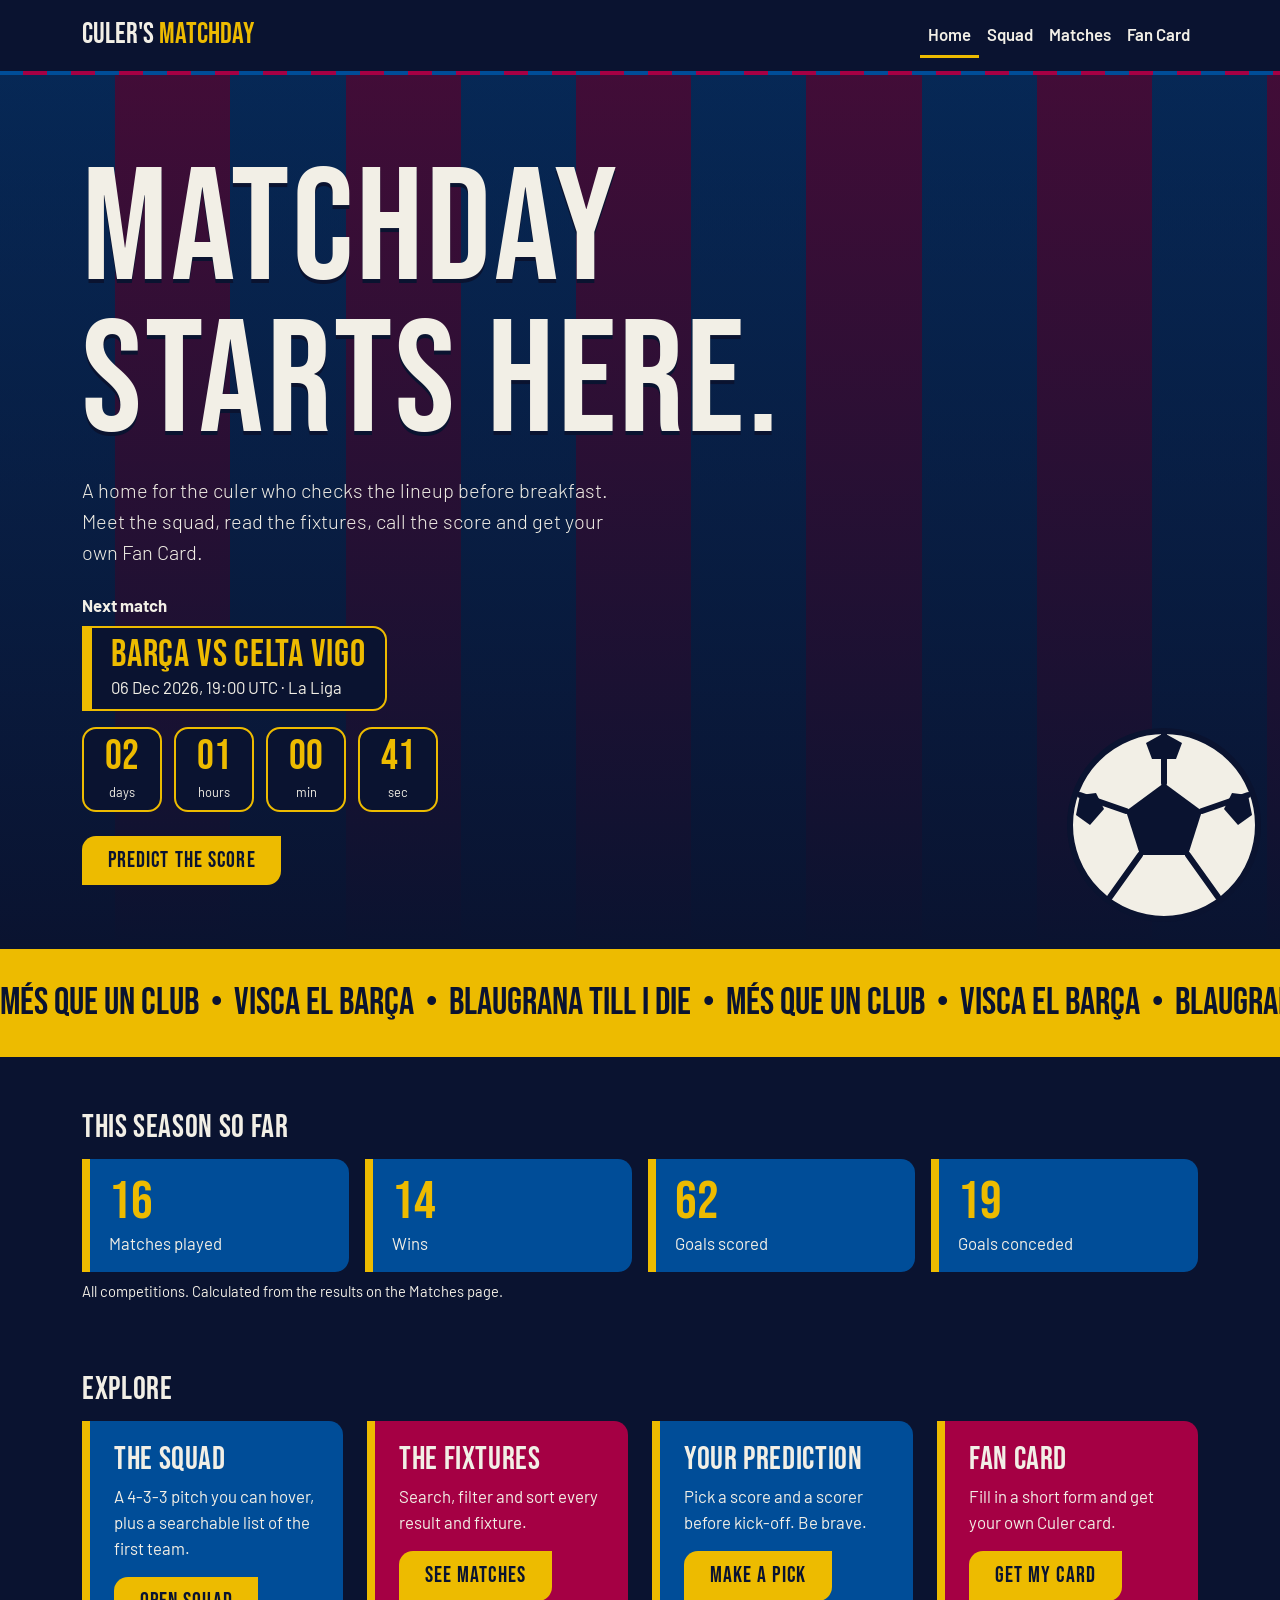
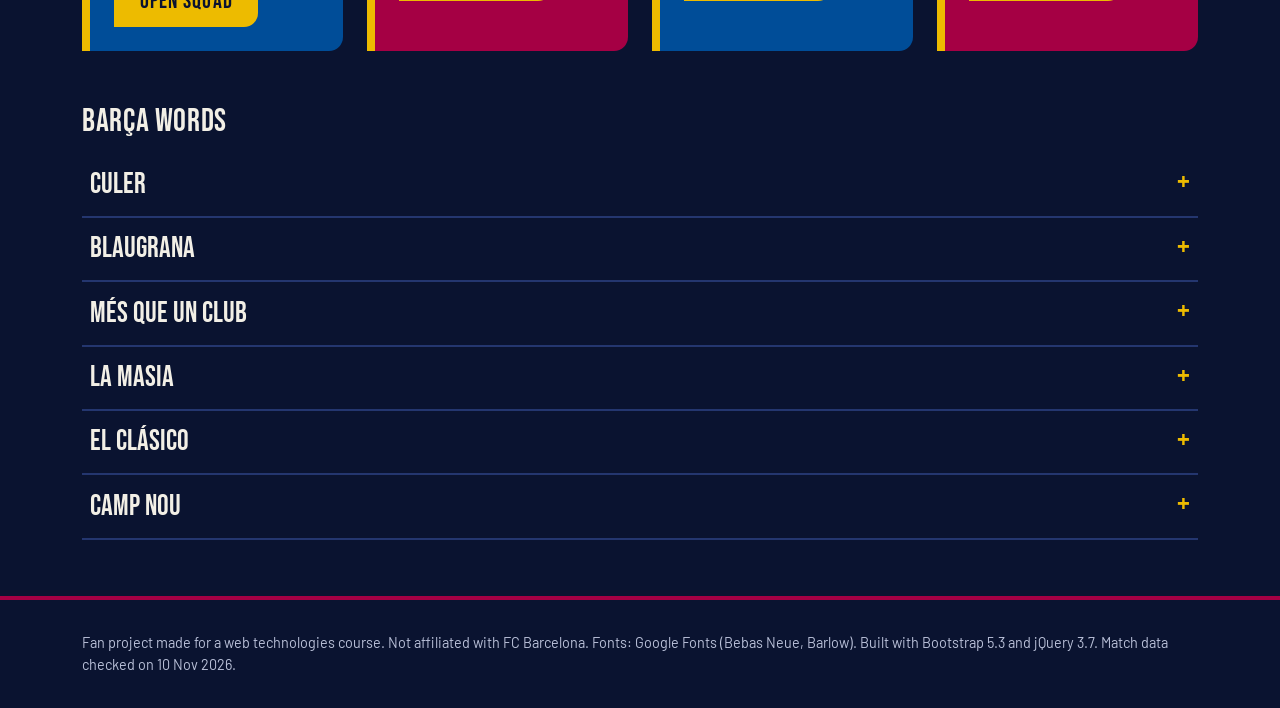
<file: index.html>
<!DOCTYPE html>
<html lang="en">
<head>
  <meta charset="UTF-8">
  <meta name="viewport" content="width=device-width, initial-scale=1">
  <title>Home | Culer's Matchday</title>
  <link rel="icon" href="images/favicon.svg" type="image/svg+xml">
  <link rel="preconnect" href="https://fonts.googleapis.com">
  <link href="https://fonts.googleapis.com/css2?family=Bebas+Neue&family=Barlow:wght@400;600;700&display=swap" rel="stylesheet">
  <link href="https://cdn.jsdelivr.net/npm/bootstrap@5.3.3/dist/css/bootstrap.min.css" rel="stylesheet">
  <link href="css/style.css" rel="stylesheet">
</head>

<body>
  <a class="skip-link" href="#main">Skip to content</a>
  <header>
    <nav class="navbar navbar-expand-md" aria-label="Main">
      <div class="container">
        <a class="navbar-brand" href="index.html">Culer's <span>Matchday</span></a>

        <button class="navbar-toggler" type="button" data-bs-toggle="collapse" data-bs-target="#menu"
                aria-controls="menu" aria-expanded="false" aria-label="Toggle navigation">
          <span class="navbar-toggler-icon"></span>
        </button>

        <div class="collapse navbar-collapse" id="menu">
          <ul class="navbar-nav ms-auto">
          <li class="nav-item"><a class="nav-link active" href="index.html" aria-current="page">Home</a></li>
          <li class="nav-item"><a class="nav-link" href="squad.html">Squad</a></li>
          <li class="nav-item"><a class="nav-link" href="matches.html">Matches</a></li>
          <li class="nav-item"><a class="nav-link" href="join.html">Fan Card</a></li>
          </ul>
        </div>
      </div>
    </nav>
  </header>


  <main id="main">

    <section class="hero">
      <img class="hero-ball" src="images/ball.svg" alt="Illustration of a bouncing football" width="200" height="200">
      <div class="container">
        <h1 class="display">Matchday<br>starts here.</h1>
        <p class="lead mt-3">
          A home for the culer who checks the lineup before breakfast.
          Meet the squad, read the fixtures, call the score and get your own Fan Card.
        </p>

        <p class="mt-4 mb-2 fw-bold">Next match</p>
        <div class="next">
          <b class="display" id="next-title">See the Matches page</b>
          <span id="next-info">The next fixture is taken from the match list.</span>
        </div>

        <div class="count" id="countdown" role="timer" aria-label="Time until kick-off">
          <div><b>00</b><span>days</span></div>
          <div><b>00</b><span>hours</span></div>
          <div><b>00</b><span>min</span></div>
          <div><b>00</b><span>sec</span></div>
        </div>

        <div>
          <a class="btn btn-club mt-4" href="matches.html#predict">Predict the score</a>
        </div>
      </div>
    </section>


    <div class="motto" aria-hidden="true">
      <p>Més que un club &nbsp;•&nbsp; Visca el Barça &nbsp;•&nbsp; Blaugrana till I die &nbsp;•&nbsp; Més que un club &nbsp;•&nbsp; Visca el Barça &nbsp;•&nbsp; Blaugrana till I die &nbsp;•&nbsp; Més que un club &nbsp;•&nbsp; Visca el Barça &nbsp;•&nbsp; Blaugrana till I die &nbsp;•&nbsp; Més que un club &nbsp;•&nbsp; Visca el Barça &nbsp;•&nbsp; Blaugrana till I die &nbsp;•&nbsp; </p>
    </div>


    <section class="section">
      <div class="container">
        <h2 class="mb-3">This season so far</h2>
        <div class="stats" id="stats"></div>
        <p class="small mt-2">All competitions. Calculated from the results on the Matches page.</p>
      </div>
    </section>


    <section class="section pt-0">
      <div class="container">
        <h2 class="mb-3">Explore</h2>
        <div class="row g-4">
          <div class="col-12 col-md-6 col-lg-3">
            <div class="card h-100 card-club tile">
              <div class="card-body p-4">
                <h3>The squad</h3>
                <p>A 4-3-3 pitch you can hover, plus a searchable list of the first team.</p>
                <a class="btn btn-club" href="squad.html">Open squad</a>
              </div>
            </div>
          </div>

          <div class="col-12 col-md-6 col-lg-3">
            <div class="card h-100 card-club tile garnet">
              <div class="card-body p-4">
                <h3>The fixtures</h3>
                <p>Search, filter and sort every result and fixture.</p>
                <a class="btn btn-club" href="matches.html">See matches</a>
              </div>
            </div>
          </div>

          <div class="col-12 col-md-6 col-lg-3">
            <div class="card h-100 card-club tile">
              <div class="card-body p-4">
                <h3>Your prediction</h3>
                <p>Pick a score and a scorer before kick-off. Be brave.</p>
                <a class="btn btn-club" href="matches.html#predict">Make a pick</a>
              </div>
            </div>
          </div>

          <div class="col-12 col-md-6 col-lg-3">
            <div class="card h-100 card-club tile garnet">
              <div class="card-body p-4">
                <h3>Fan Card</h3>
                <p>Fill in a short form and get your own Culer card.</p>
                <a class="btn btn-club" href="join.html">Get my card</a>
              </div>
            </div>
          </div>
        </div>
      </div>
    </section>


    <section class="section pt-0">
      <div class="container">
        <h2 class="mb-3">Barça words</h2>
        <div id="words"></div>
      </div>
    </section>

  </main>


  <footer class="foot">
    <div class="container">
      Fan project made for a web technologies course. Not affiliated with FC Barcelona.
      Fonts: Google Fonts (Bebas Neue, Barlow). Built with Bootstrap 5.3 and jQuery 3.7.
      Match data checked on 10 Nov 2026.
    </div>
  </footer>


  <script src="https://code.jquery.com/jquery-3.7.1.min.js"></script>
  <script src="https://cdn.jsdelivr.net/npm/bootstrap@5.3.3/dist/js/bootstrap.bundle.min.js"></script>
  <script src="js/data.js"></script>
  <script src="js/common.js"></script>
  <script src="js/home.js"></script>
</body>

</html>
</file>
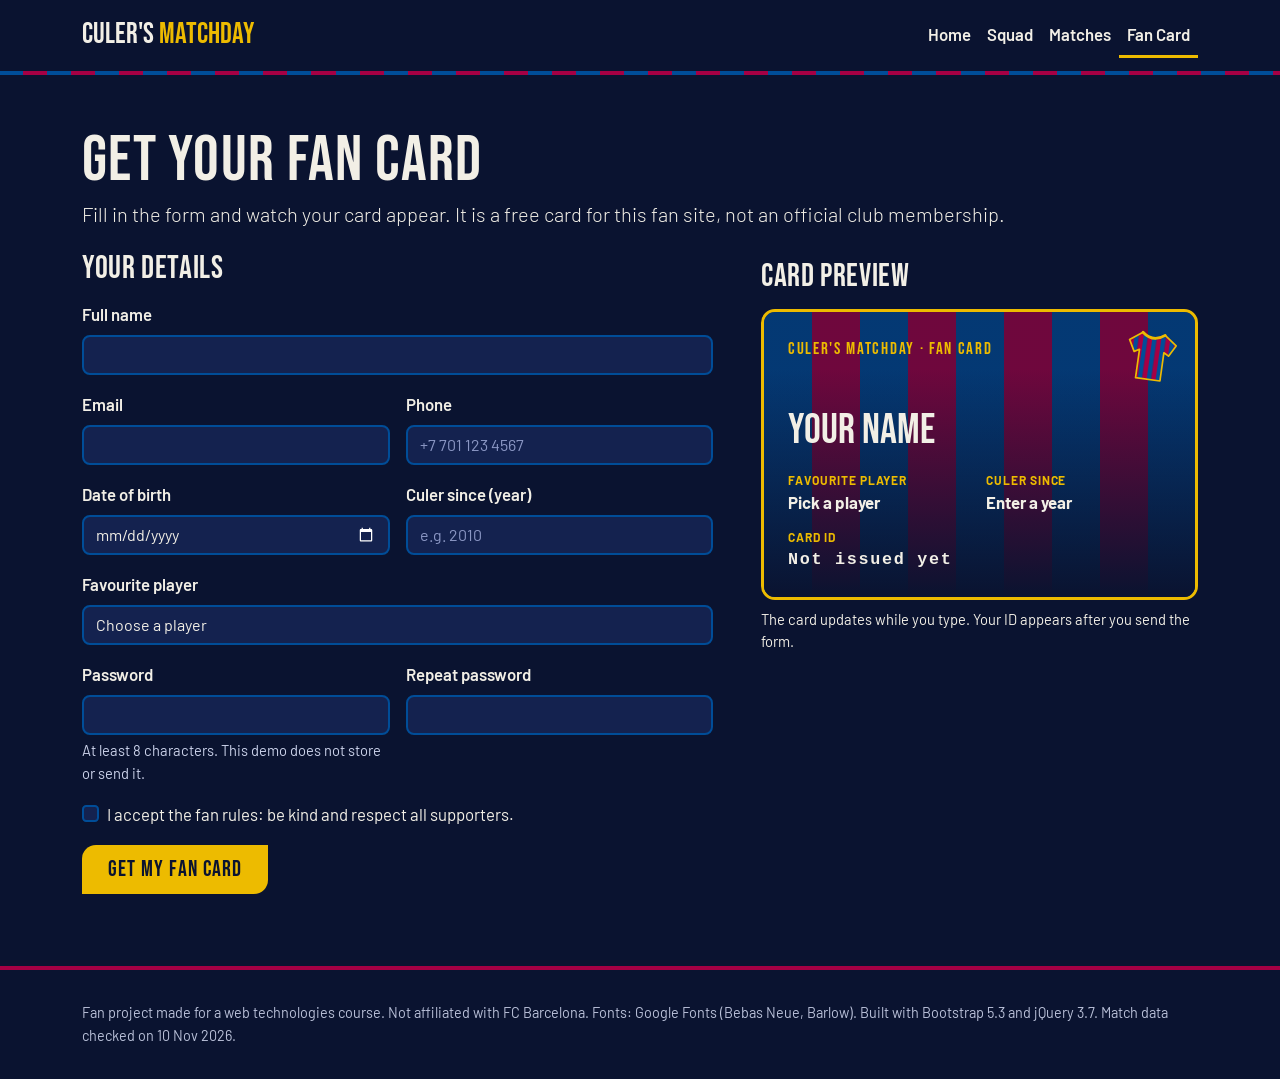
<file: join.html>
<!DOCTYPE html>
<html lang="en">
<head>
  <meta charset="UTF-8">
  <meta name="viewport" content="width=device-width, initial-scale=1">
  <title>Fan Card | Culer's Matchday</title>
  <link rel="icon" href="images/favicon.svg" type="image/svg+xml">
  <link rel="preconnect" href="https://fonts.googleapis.com">
  <link href="https://fonts.googleapis.com/css2?family=Bebas+Neue&family=Barlow:wght@400;600;700&display=swap" rel="stylesheet">
  <link href="https://cdn.jsdelivr.net/npm/bootstrap@5.3.3/dist/css/bootstrap.min.css" rel="stylesheet">
  <link href="css/style.css" rel="stylesheet">
</head>

<body>
  <a class="skip-link" href="#main">Skip to content</a>

  <header>
    <nav class="navbar navbar-expand-md" aria-label="Main">
      <div class="container">
        <a class="navbar-brand" href="index.html">Culer's <span>Matchday</span></a>

        <button class="navbar-toggler" type="button" data-bs-toggle="collapse" data-bs-target="#menu"
                aria-controls="menu" aria-expanded="false" aria-label="Toggle navigation">
          <span class="navbar-toggler-icon"></span>
        </button>

        <div class="collapse navbar-collapse" id="menu">
          <ul class="navbar-nav ms-auto">
          <li class="nav-item"><a class="nav-link" href="index.html">Home</a></li>
          <li class="nav-item"><a class="nav-link" href="squad.html">Squad</a></li>
          <li class="nav-item"><a class="nav-link" href="matches.html">Matches</a></li>
          <li class="nav-item"><a class="nav-link active" href="join.html" aria-current="page">Fan Card</a></li>
          </ul>
        </div>
      </div>
    </nav>
  </header>


  <main id="main">

    <section class="section">
      <div class="container">
        <h1 class="display page-title">Get your Fan Card</h1>
        <p class="lead mb-4">Fill in the form and watch your card appear. It is a free card for this fan site, not an official club membership.</p>

        <div class="row g-5">
          <div class="col-12 col-lg-7">
            <h2 class="mb-3">Your details</h2>
            <form id="fan-form" class="row g-3" novalidate>
              <div class="col-12">
                <label for="fullName" class="form-label">Full name</label>
                <input id="fullName" name="fullName" type="text" class="form-control" autocomplete="name" aria-describedby="fullName-error">
                <div class="invalid-feedback" id="fullName-error"></div>
              </div>
              <div class="col-12 col-md-6">
                <label for="email" class="form-label">Email</label>
                <input id="email" name="email" type="email" class="form-control" autocomplete="email" aria-describedby="email-error">
                <div class="invalid-feedback" id="email-error"></div>
              </div>
              <div class="col-12 col-md-6">
                <label for="phone" class="form-label">Phone</label>
                <input id="phone" name="phone" type="tel" class="form-control" autocomplete="tel" placeholder="+7 701 123 4567" aria-describedby="phone-error">
                <div class="invalid-feedback" id="phone-error"></div>
              </div>
              <div class="col-12 col-md-6">
                <label for="birth" class="form-label">Date of birth</label>
                <input id="birth" name="birth" type="date" class="form-control" autocomplete="bday" aria-describedby="birth-error">
                <div class="invalid-feedback" id="birth-error"></div>
              </div>
              <div class="col-12 col-md-6">
                <label for="since" class="form-label">Culer since (year)</label>
                <input id="since" name="since" type="number" class="form-control" min="1899" inputmode="numeric" placeholder="e.g. 2010" aria-describedby="since-error">
                <div class="invalid-feedback" id="since-error"></div>
              </div>
              <div class="col-12">
                <label for="player" class="form-label">Favourite player</label>
                <select id="player" name="player" class="form-select" aria-describedby="player-error">
                  <option value="">Choose a player</option>
                </select>
                <div class="invalid-feedback" id="player-error"></div>
              </div>
              <div class="col-12 col-md-6">
                <label for="password" class="form-label">Password</label>
                <input id="password" name="password" type="password" class="form-control" autocomplete="new-password" aria-describedby="password-error password-hint">
                <div class="invalid-feedback" id="password-error"></div>
                <div class="form-text" id="password-hint">At least 8 characters. This demo does not store or send it.</div>
              </div>
              <div class="col-12 col-md-6">
                <label for="confirm" class="form-label">Repeat password</label>
                <input id="confirm" name="confirm" type="password" class="form-control" autocomplete="new-password" aria-describedby="confirm-error">
                <div class="invalid-feedback" id="confirm-error"></div>
              </div>

              <div class="col-12">
                <div class="form-check">
                  <input class="form-check-input" type="checkbox" id="terms" name="terms" aria-describedby="terms-error">
                  <label class="form-check-label" for="terms">I accept the fan rules: be kind and respect all supporters.</label>
                  <div class="invalid-feedback" id="terms-error"></div>
                </div>
              </div>

              <div class="col-12">
                <button class="btn btn-club" type="submit">Get my Fan Card</button>
              </div>
              <div class="col-12">
                <div class="form-success" role="status"></div>
              </div>
            </form>
          </div>


          <div class="col-12 col-lg-5">
            <div class="sticky-lg-top pt-lg-2">
              <h2 class="mb-3">Card preview</h2>
              <div class="fan-card" id="fan-card" aria-hidden="true">
                <img class="fc-shirt" src="images/shirt.svg" alt="Striped shirt on the fan card" width="64" height="64">
                <div class="club">CULER'S MATCHDAY · FAN CARD</div>
                <div class="fc-name" id="card-name">Your name</div>
                <dl class="fc-meta">
                  <div><dt>Favourite player</dt><dd id="card-player">Pick a player</dd></div>
                  <div><dt>Culer since</dt><dd id="card-since">Enter a year</dd></div>
                  <div><dt>Card ID</dt><dd class="fc-id" id="card-id">Not issued yet</dd></div>
                </dl>
              </div>
              <p class="small mt-2">The card updates while you type. Your ID appears after you send the form.</p>
            </div>
          </div>

        </div>
      </div>
    </section>

  </main>

  <footer class="foot">
    <div class="container">
      Fan project made for a web technologies course. Not affiliated with FC Barcelona.
      Fonts: Google Fonts (Bebas Neue, Barlow). Built with Bootstrap 5.3 and jQuery 3.7.
      Match data checked on 10 Nov 2026.
    </div>
  </footer>

  <script src="https://code.jquery.com/jquery-3.7.1.min.js"></script>
  <script src="https://cdn.jsdelivr.net/npm/bootstrap@5.3.3/dist/js/bootstrap.bundle.min.js"></script>
  <script src="js/data.js"></script>
  <script src="js/common.js"></script>
  <script src="js/validate.js"></script>
  <script src="js/join.js"></script>
</body>

</html>
</file>
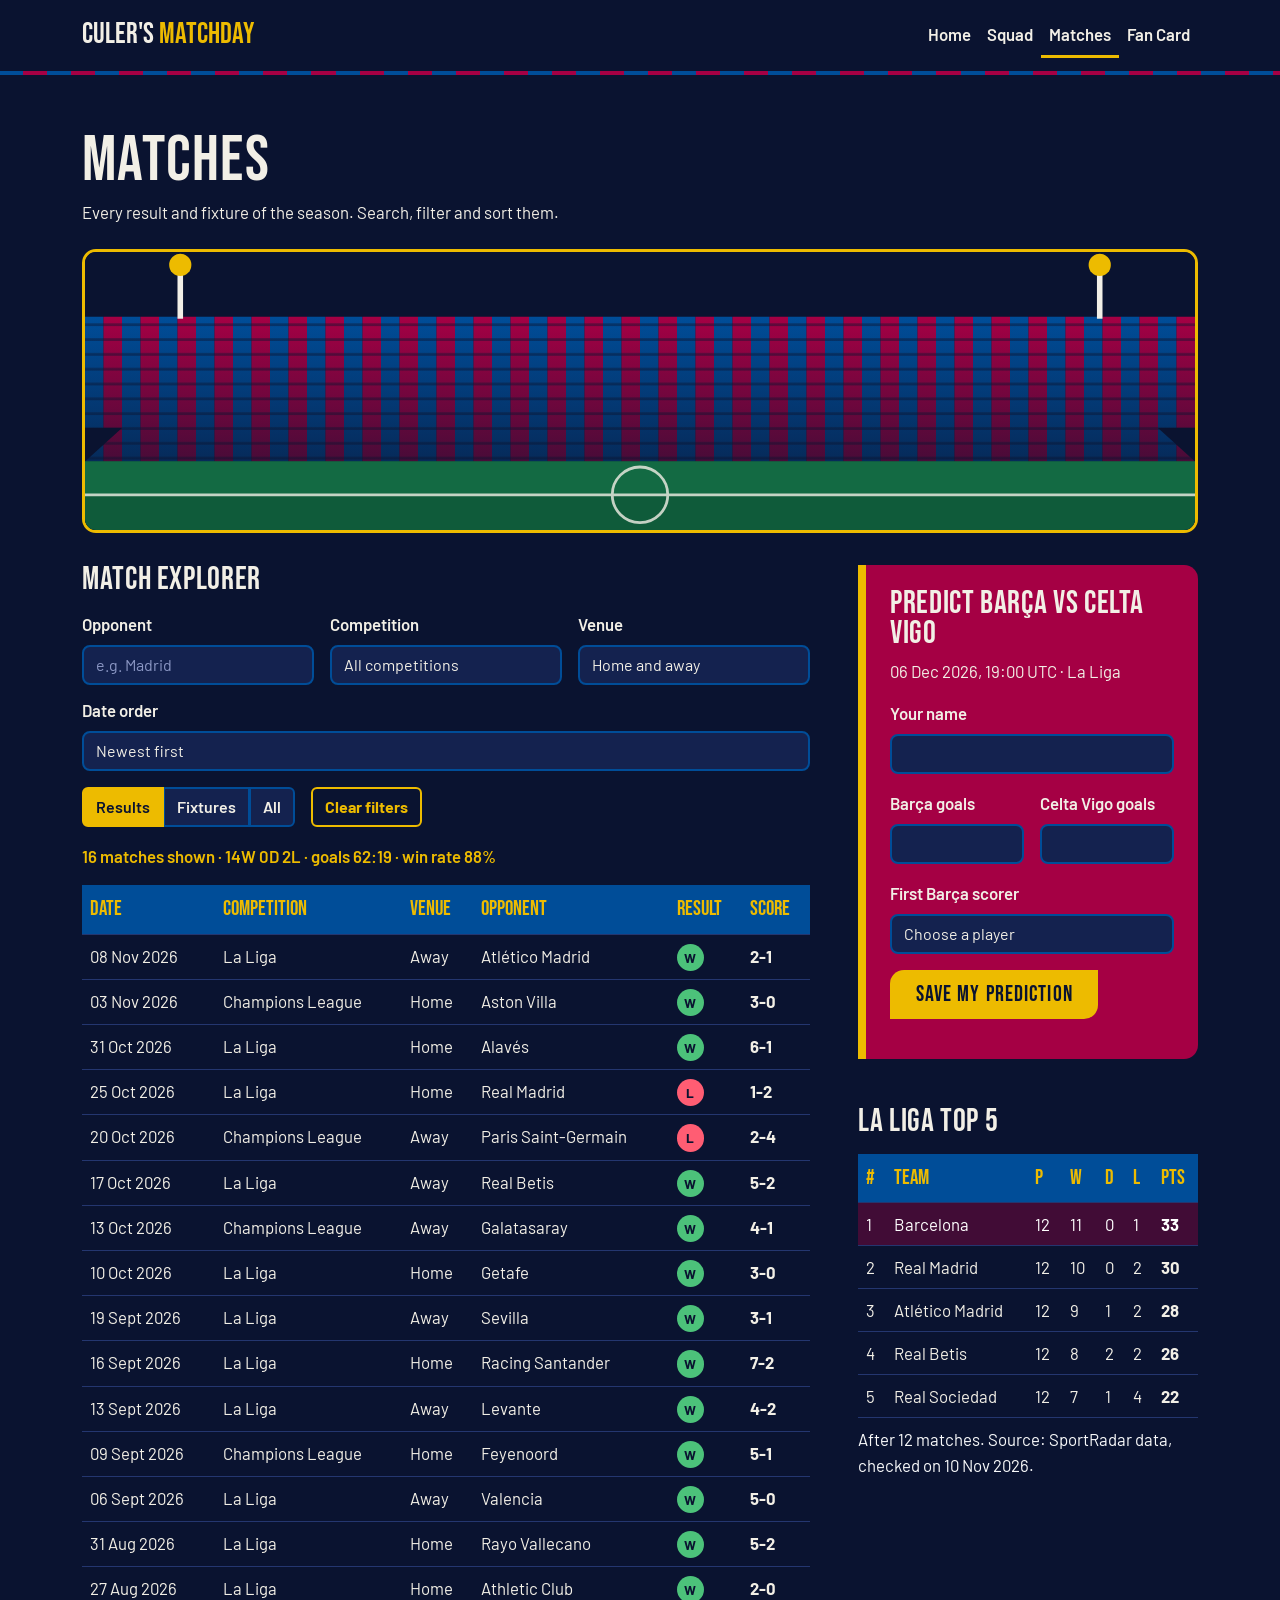
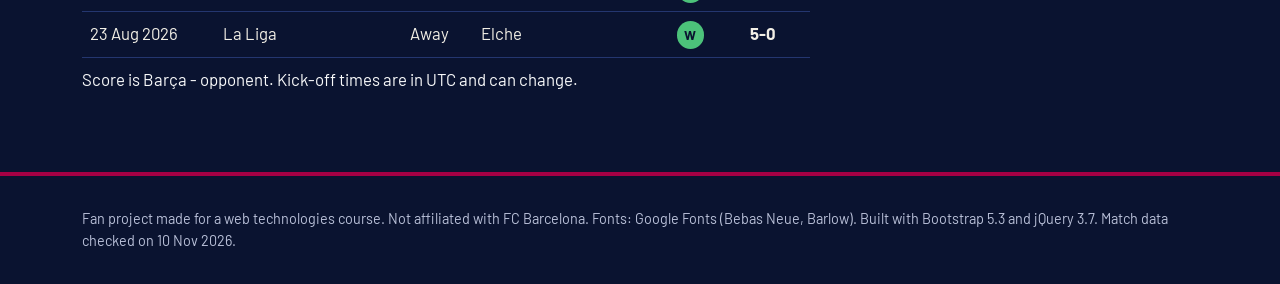
<file: matches.html>
<!DOCTYPE html>
<html lang="en">
<head>
  <meta charset="UTF-8">
  <meta name="viewport" content="width=device-width, initial-scale=1">
  <title>Matches | Culer's Matchday</title>
  <link rel="icon" href="images/favicon.svg" type="image/svg+xml">
  <link rel="preconnect" href="https://fonts.googleapis.com">
  <link href="https://fonts.googleapis.com/css2?family=Bebas+Neue&family=Barlow:wght@400;600;700&display=swap" rel="stylesheet">
  <link href="https://cdn.jsdelivr.net/npm/bootstrap@5.3.3/dist/css/bootstrap.min.css" rel="stylesheet">
  <link href="css/style.css" rel="stylesheet">
</head>

<body>
  <a class="skip-link" href="#main">Skip to content</a>

  <header>
    <nav class="navbar navbar-expand-md" aria-label="Main">
      <div class="container">
        <a class="navbar-brand" href="index.html">Culer's <span>Matchday</span></a>

        <button class="navbar-toggler" type="button" data-bs-toggle="collapse" data-bs-target="#menu"
                aria-controls="menu" aria-expanded="false" aria-label="Toggle navigation">
          <span class="navbar-toggler-icon"></span>
        </button>

        <div class="collapse navbar-collapse" id="menu">
          <ul class="navbar-nav ms-auto">
          <li class="nav-item"><a class="nav-link" href="index.html">Home</a></li>
          <li class="nav-item"><a class="nav-link" href="squad.html">Squad</a></li>
          <li class="nav-item"><a class="nav-link active" href="matches.html" aria-current="page">Matches</a></li>
          <li class="nav-item"><a class="nav-link" href="join.html">Fan Card</a></li>
          </ul>
        </div>
      </div>
    </nav>
  </header>


  <main id="main">

    <section class="section">
      <div class="container">
        <h1 class="display page-title">Matches</h1>
        <p class="mb-4">Every result and fixture of the season. Search, filter and sort them.</p>
        <img class="banner" src="images/staium.svg" alt="Stadium with blue and garnet seats under floodlights" width="1200" height="300">

        <div class="row g-5">

          <div class="col-12 col-xl-8">
            <h2 class="mb-3">Match explorer</h2>

            <div class="filters" role="search" aria-label="Filter matches">
              <div>
                <label for="m-search" class="form-label">Opponent</label>
                <input id="m-search" type="search" class="form-control" placeholder="e.g. Madrid" autocomplete="off">
              </div>
              <div>
                <label for="m-comp" class="form-label">Competition</label>
                <select id="m-comp" class="form-select"><option value="all">All competitions</option></select>
              </div>
              <div>
                <label for="m-venue" class="form-label">Venue</label>
                <select id="m-venue" class="form-select">
                  <option value="all">Home and away</option>
                  <option value="Home">Home</option>
                  <option value="Away">Away</option>
                </select>
              </div>
              <div>
                <label for="m-sort" class="form-label">Date order</label>
                <select id="m-sort" class="form-select">
                  <option value="new">Newest first</option>
                  <option value="old">Oldest first</option>
                </select>
              </div>
            </div>

            <div class="d-flex flex-wrap gap-3 align-items-center mb-3">
              <div class="btn-group" role="group" aria-label="Show results or fixtures">
                <input type="radio" class="btn-check" name="status" id="st-played" value="played" checked>
                <label class="btn btn-filter" for="st-played">Results</label>
                <input type="radio" class="btn-check" name="status" id="st-upcoming" value="upcoming">
                <label class="btn btn-filter" for="st-upcoming">Fixtures</label>
                <input type="radio" class="btn-check" name="status" id="st-all" value="all">
                <label class="btn btn-filter" for="st-all">All</label>
              </div>
              <button type="button" class="btn btn-ghost" id="m-reset">Clear filters</button>
            </div>

            <p class="summary" id="m-summary" aria-live="polite"></p>

            <div class="table-responsive">
              <table class="table table-club">
                <caption class="text-light">Score is Barça - opponent. Kick-off times are in UTC and can change.</caption>
                <thead>
                  <tr>
                    <th scope="col">Date</th>
                    <th scope="col">Competition</th>
                    <th scope="col">Venue</th>
                    <th scope="col">Opponent</th>
                    <th scope="col">Result</th>
                    <th scope="col">Score</th>
                  </tr>
                </thead>
                <tbody id="matches-body"></tbody>
              </table>
            </div>
          </div>


          <div class="col-12 col-xl-4">

            <div class="card card-club garnet" id="predict">
              <div class="card-body p-4">
                <h2 id="predict-title">Predict the next match</h2>
                <p id="predict-info"></p>

                <form id="predict-form" class="row g-3" novalidate>
              <div class="col-12">
                <label for="predName" class="form-label">Your name</label>
                <input id="predName" name="predName" type="text" class="form-control" autocomplete="nickname" aria-describedby="predName-error">
                <div class="invalid-feedback" id="predName-error"></div>
              </div>
              <div class="col-6">
                <label for="predHome" class="form-label">Barça goals</label>
                <input id="predHome" name="predHome" type="number" class="form-control" min="0" max="15" inputmode="numeric" aria-describedby="predHome-error">
                <div class="invalid-feedback" id="predHome-error"></div>
              </div>
                  <div class="col-6">
                    <label for="predAway" class="form-label" id="away-label">Opponent goals</label>
                    <input id="predAway" name="predAway" type="number" class="form-control" min="0" max="15" inputmode="numeric" aria-describedby="predAway-error">
                    <div class="invalid-feedback" id="predAway-error"></div>
                  </div>
              <div class="col-12">
                <label for="predScorer" class="form-label">First Barça scorer</label>
                <select id="predScorer" name="predScorer" class="form-select" aria-describedby="predScorer-error">
                  <option value="">Choose a player</option>
                </select>
                <div class="invalid-feedback" id="predScorer-error"></div>
              </div>
                  <div class="col-12">
                    <button class="btn btn-club" type="submit">Save my prediction</button>
                  </div>
                  <div class="col-12">
                    <div class="form-success" role="status"></div>
                  </div>
                </form>

                <div class="mt-4" id="predictions" style="display:none">
                  <h3 class="fs-3">Your predictions</h3>
                  <ul class="list-unstyled mb-1" id="pred-list"></ul>
                  <p class="mb-0 small" id="pred-avg"></p>
                </div>
              </div>
            </div>


            <h2 class="mt-5 mb-3">La Liga top 5</h2>
            <div class="table-responsive">
              <table class="table table-club">
                <caption class="text-light">After 12 matches. Source: SportRadar data, checked on 10 Nov 2026.</caption>
                <thead>
                  <tr>
                    <th scope="col">#</th>
                    <th scope="col">Team</th>
                    <th scope="col">P</th>
                    <th scope="col">W</th>
                    <th scope="col">D</th>
                    <th scope="col">L</th>
                    <th scope="col">Pts</th>
                  </tr>
                </thead>
                <tbody>
                  <tr class="table-active">
                    <td>1</td><td>Barcelona</td><td>12</td><td>11</td><td>0</td><td>1</td><td><strong>33</strong></td>
                  </tr>
                  <tr>
                    <td>2</td><td>Real Madrid</td><td>12</td><td>10</td><td>0</td><td>2</td><td><strong>30</strong></td>
                  </tr>
                  <tr>
                    <td>3</td><td>Atlético Madrid</td><td>12</td><td>9</td><td>1</td><td>2</td><td><strong>28</strong></td>
                  </tr>
                  <tr>
                    <td>4</td><td>Real Betis</td><td>12</td><td>8</td><td>2</td><td>2</td><td><strong>26</strong></td>
                  </tr>
                  <tr>
                    <td>5</td><td>Real Sociedad</td><td>12</td><td>7</td><td>1</td><td>4</td><td><strong>22</strong></td>
                  </tr>
                </tbody>
              </table>
            </div>

          </div>
        </div>
      </div>
    </section>

  </main>


  <footer class="foot">
    <div class="container">
      Fan project made for a web technologies course. Not affiliated with FC Barcelona.
      Fonts: Google Fonts (Bebas Neue, Barlow). Built with Bootstrap 5.3 and jQuery 3.7.
      Match data checked on 10 Nov 2026.
    </div>
  </footer>

  <script src="https://code.jquery.com/jquery-3.7.1.min.js"></script>
  <script src="https://cdn.jsdelivr.net/npm/bootstrap@5.3.3/dist/js/bootstrap.bundle.min.js"></script>
  <script src="js/data.js"></script>
  <script src="js/common.js"></script>
  <script src="js/validate.js"></script>
  <script src="js/matches.js"></script>
</body>
</html>
</file>
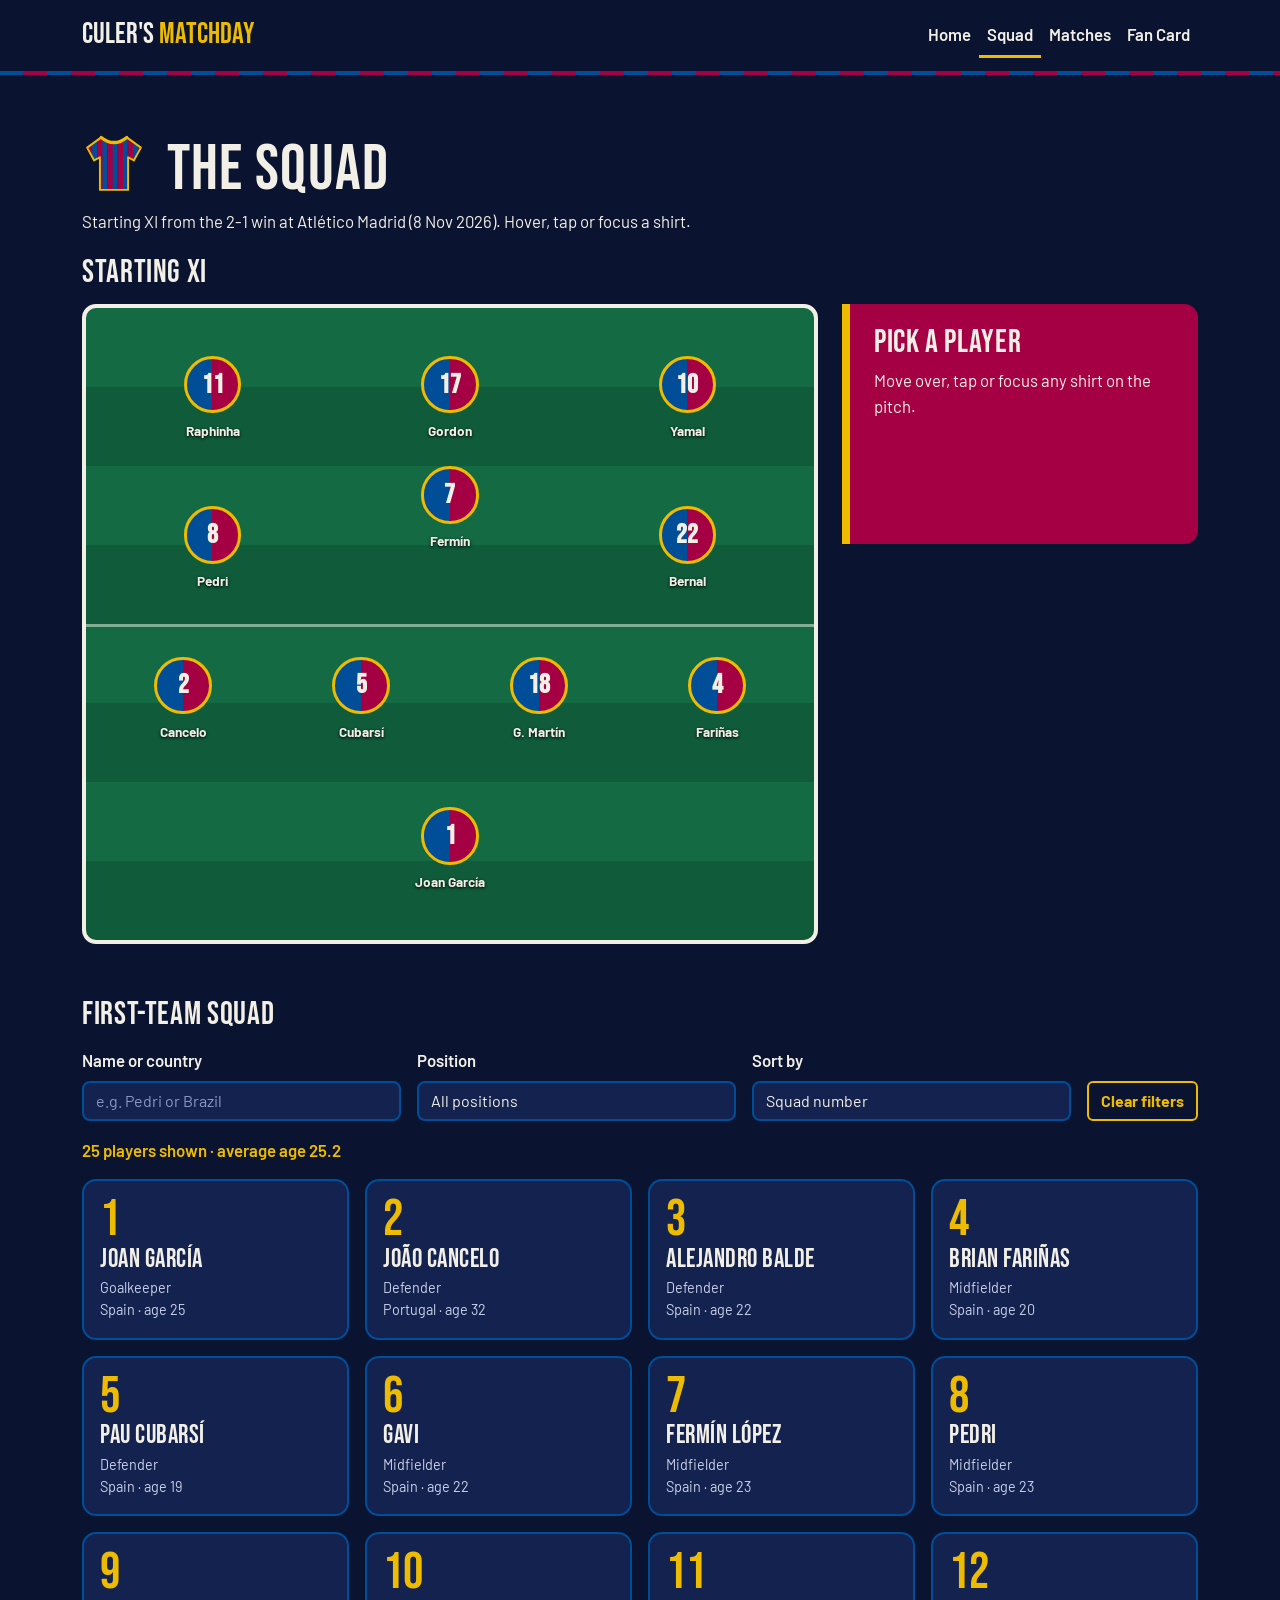
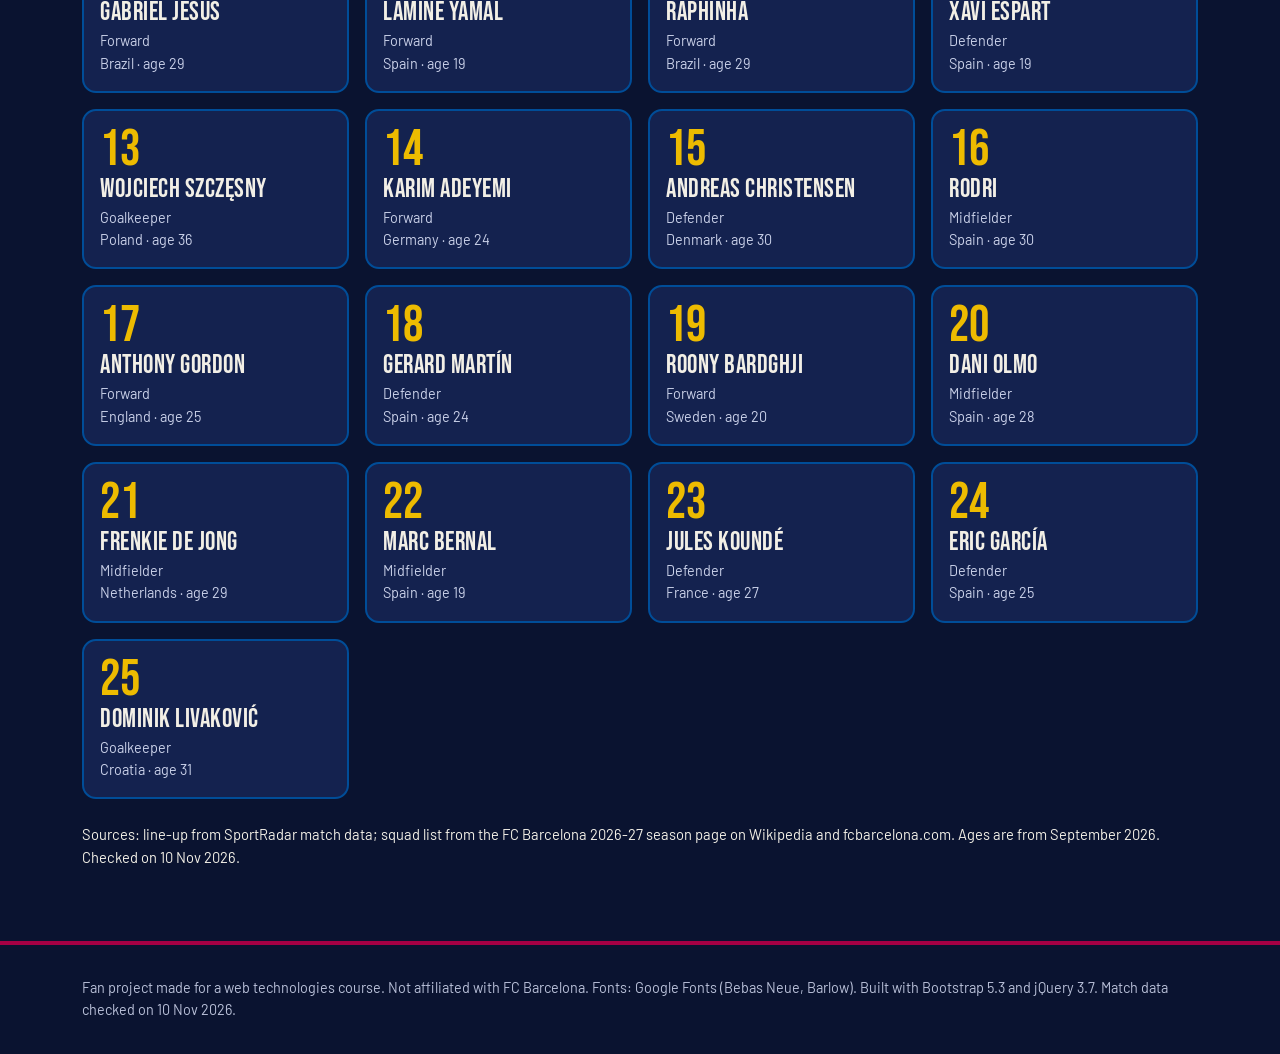
<file: squad.html>
<!DOCTYPE html>
<html lang="en">
<head>
  <meta charset="UTF-8">
  <meta name="viewport" content="width=device-width, initial-scale=1">
  <title>Squad | Culer's Matchday</title>
  <link rel="icon" href="images/favicon.svg" type="image/svg+xml">
  <link rel="preconnect" href="https://fonts.googleapis.com">
  <link href="https://fonts.googleapis.com/css2?family=Bebas+Neue&family=Barlow:wght@400;600;700&display=swap" rel="stylesheet">
  <link href="https://cdn.jsdelivr.net/npm/bootstrap@5.3.3/dist/css/bootstrap.min.css" rel="stylesheet">
  <link href="css/style.css" rel="stylesheet">
</head>

<body>
  <a class="skip-link" href="#main">Skip to content</a>

  <header>
    <nav class="navbar navbar-expand-md" aria-label="Main">
      <div class="container">
        <a class="navbar-brand" href="index.html">Culer's <span>Matchday</span></a>

        <button class="navbar-toggler" type="button" data-bs-toggle="collapse" data-bs-target="#menu"
                aria-controls="menu" aria-expanded="false" aria-label="Toggle navigation">
          <span class="navbar-toggler-icon"></span>
        </button>

        <div class="collapse navbar-collapse" id="menu">
          <ul class="navbar-nav ms-auto">
          <li class="nav-item"><a class="nav-link" href="index.html">Home</a></li>
          <li class="nav-item"><a class="nav-link active" href="squad.html" aria-current="page">Squad</a></li>
          <li class="nav-item"><a class="nav-link" href="matches.html">Matches</a></li>
          <li class="nav-item"><a class="nav-link" href="join.html">Fan Card</a></li>
          </ul>
        </div>
      </div>
    </nav>
  </header>


  <main id="main">

    <section class="section">
      <div class="container">
        <h1 class="display page-title">
          <img class="title-icon" src="images/shirt.svg" alt="Blue and garnet striped football shirt" width="64" height="64">
          The squad
        </h1>
        <p class="mb-4" id="lineup-note">Hover, tap or focus a shirt.</p>

        <h2 class="mb-3">Starting XI</h2>
        <div class="row g-4">

          <div class="col-12 col-lg-8">
            <div class="pitch" id="pitch" role="group" aria-label="4-3-3 line-up"></div>
          </div>

          
          <div class="col-12 col-lg-4">
            <div class="card card-club garnet info">
              <div class="card-body p-4" id="player-info" aria-live="polite">
                <h3>Pick a player</h3>
                <p>Move over, tap or focus any shirt on the pitch.</p>
              </div>
            </div>
          </div>

        </div>
      </div>
    </section>


    <section class="section pt-0">
      <div class="container">
        <h2 class="mb-3">First-team squad</h2>

        <div class="filters" role="search" aria-label="Filter players">
          <div>
            <label for="q" class="form-label">Name or country</label>
            <input id="q" type="search" class="form-control" placeholder="e.g. Pedri or Brazil" autocomplete="off">
          </div>
          <div>
            <label for="pos" class="form-label">Position</label>
            <select id="pos" class="form-select">
              <option value="all">All positions</option>
              <option value="Goalkeeper">Goalkeepers</option>
              <option value="Defender">Defenders</option>
              <option value="Midfielder">Midfielders</option>
              <option value="Forward">Forwards</option>
            </select>
          </div>
          <div>
            <label for="sort" class="form-label">Sort by</label>
            <select id="sort" class="form-select">
              <option value="number">Squad number</option>
              <option value="name">Name (A-Z)</option>
              <option value="age">Age (youngest first)</option>
              <option value="contract">Contract end (soonest first)</option>
            </select>
          </div>
          <div class="filters-btn">
            <button type="button" class="btn btn-ghost" id="squad-reset">Clear filters</button>
          </div>
        </div>

        <p class="summary" id="squad-count" aria-live="polite"></p>
        <div class="row g-3" id="squad-grid"></div>

        <p class="mt-4 small">
          Sources: line-up from SportRadar match data; squad list from the FC Barcelona 2026-27 season page
          on Wikipedia and fcbarcelona.com. Ages are from September 2026. Checked on 10 Nov 2026.
        </p>
      </div>
    </section>

  </main>


  <footer class="foot">
    <div class="container">
      Fan project made for a web technologies course. Not affiliated with FC Barcelona.
      Fonts: Google Fonts (Bebas Neue, Barlow). Built with Bootstrap 5.3 and jQuery 3.7.
      Match data checked on 10 Nov 2026.
    </div>
  </footer>

  <script src="https://code.jquery.com/jquery-3.7.1.min.js"></script>
  <script src="https://cdn.jsdelivr.net/npm/bootstrap@5.3.3/dist/js/bootstrap.bundle.min.js"></script>
  <script src="js/data.js"></script>
  <script src="js/common.js"></script>
  <script src="js/squad.js"></script>
</body>

</html>
</file>
<file: css/style.css>
:root {
  --ink: #0A1330;
  --blue: #004D98;
  --garnet: #A50044;
  --gold: #EDBB00;
  --chalk: #F2EFE6;
  --grass: #0f5b3a;
  --r: 14px;
}

* {
  box-sizing: border-box;
}

html,
body {
  overflow-x: hidden;
}

body {
  background: var(--ink);
  color: var(--chalk);
  font-family: 'Barlow', sans-serif;
  font-size: 1.05rem;
  line-height: 1.55;
}

h1,
h2,
h3,
.display {
  font-family: 'Bebas Neue', sans-serif;
  letter-spacing: .02em;
  line-height: .95;
  font-weight: 400;
}

a {
  color: var(--gold);
}

:focus-visible {
  outline: 3px solid var(--gold);
  outline-offset: 2px;
}


.navbar {
  background: var(--ink);
  border-bottom: 4px solid transparent;
  border-image: repeating-linear-gradient(90deg,var(--blue) 0 24px,var(--garnet) 24px 48px) 1;
}

.navbar-brand {
  font-family: 'Bebas Neue';
  font-size: 1.8rem;
  color: var(--chalk)!important;
}

.navbar-brand span {
  color: var(--gold);
}

.nav-link {
  color: var(--chalk)!important;
  font-weight: 600;
  border-bottom: 3px solid transparent;
}

.nav-link:hover,
.nav-link.active {
  border-bottom-color: var(--gold);
}

.navbar-toggler {
  border-color: var(--gold);
}

.navbar-toggler-icon {
  filter: invert(1);
}


.btn-club {
  background: var(--gold);
  color: var(--ink);
  font-family: 'Bebas Neue';
  font-size: 1.4rem;
  letter-spacing: .05em;
  border: 0;
  border-radius: var(--r) 0 var(--r) 0;
  padding: .5rem 1.6rem;
  transition: transform .2s,background .2s;
}

.btn-club:hover {
  background: var(--chalk);
  color: var(--garnet);
  transform: translateY(-3px) skewX(-4deg);
}

.card-club {
  background: var(--blue);
  border: 0;
  border-left: 8px solid var(--gold);
  border-radius: 0 var(--r) var(--r) 0;
  color: var(--chalk);
}

.card-club.garnet {
  background: var(--garnet);
}

.card-club h3 {
  font-size: 2rem;
}

.form-control,
.form-select {
  background: #14224f;
  border: 2px solid var(--blue);
  color: var(--chalk);
  border-radius: 8px;
}

.form-control:focus,
.form-select:focus {
  background: #14224f;
  color: var(--chalk);
  border-color: var(--gold);
  box-shadow: none;
}

.form-label {
  font-weight: 600;
}

.table-club tr.table-active > * {
  background-color: rgba(165, 0, 68, 0.35);
  color: #fff;
  box-shadow: none;
}

.table-club {
  --bs-table-bg: transparent;
  --bs-table-color: var(--chalk);
  --bs-table-border-color: #24366f;
}

.table-club thead th {
  font-family: 'Bebas Neue';
  font-size: 1.3rem;
  font-weight: 400;
  background: var(--blue);
  color: var(--gold);
}

.table-club tbody tr:hover {
  background: #14224f;
}

.pill {
  display: inline-block;
  width: 1.7rem;
  height: 1.7rem;
  line-height: 1.7rem;
  text-align: center;
  border-radius: 50%;
  font-weight: 700;
  font-size: .85rem;
  color: var(--ink);
}

.pill.W {
  background: #4cc27a;
}

.pill.D {
  background: var(--gold);
}

.pill.L {
  background: #ff5d73;
}


.hero {
  position: relative;
  padding: 5rem 0 4rem;
  overflow: hidden;
  isolation: isolate;
}

.hero::before {
  content: "";
  position: absolute;
  inset: 0;
  z-index: -1;
  opacity: .55;
  background: repeating-linear-gradient(90deg,var(--blue) 0 9vw,var(--garnet) 9vw 18vw);
  clip-path: inset(0 100% 0 0);
  animation: wipe 1.4s cubic-bezier(.7,0,.2,1) .2s forwards;
}

.hero::after {
  content: "";
  position: absolute;
  inset: 0;
  z-index: -1;
  background: linear-gradient(180deg,rgba(10,19,48,.35),var(--ink));
}

@keyframes wipe {
  to {
    clip-path: inset(0 0 0 0);
  }
}

.hero h1 {
  font-size: clamp(4rem,14vw,10rem);
  text-shadow: 0 4px 0 var(--ink);
}

.hero .lead {
  max-width: 34rem;
}

.next {
  display: inline-flex;
  flex-direction: column;
  background: var(--ink);
  border: 2px solid var(--gold);
  border-left-width: 10px;
  border-radius: 0 var(--r) var(--r) 0;
  padding: .6rem 1.2rem;
}

.next b {
  font-size: 2.4rem;
  color: var(--gold);
  font-weight: 400;
}

.section {
  padding: 3.5rem 0;
}

.motto {
  background: var(--gold);
  color: var(--ink);
  padding: 1.5rem 0;
  overflow: hidden;
  white-space: nowrap;
}

.motto p {
  margin: 0;
  display: inline-block;
  font-family: 'Bebas Neue';
  font-size: 2.4rem;
  animation: slide 22s linear infinite;
}

@keyframes slide {
  to {
    transform: translateX(-50%);
  }
}

.pitch {
  display: grid;
  grid-template-rows: repeat(4,1fr);
  gap: .5rem;
  min-height: 640px;
  padding: 1.2rem .5rem;
  border: 4px solid var(--chalk);
  border-radius: var(--r);
  background: repeating-linear-gradient(0deg,var(--grass) 0 12.5%,#136a43 12.5% 25%);
  position: relative;
}

.pitch::after {
  content: "";
  position: absolute;
  left: 0;
  right: 0;
  top: 50%;
  border-top: 3px solid rgba(242,239,230,.5);
  pointer-events: none;
}

.line {
  display: flex;
  justify-content: space-around;
  align-items: center;
}

.player {
  background: none;
  border: 0;
  color: var(--chalk);
  text-align: center;
  font-weight: 700;
  cursor: pointer;
  padding: .2rem;
  z-index: 1;
}

.player .shirt {
  display: grid;
  place-items: center;
  width: 3.6rem;
  height: 3.6rem;
  margin: 0 auto .15rem;
  border-radius: 50%;
  font-family: 'Bebas Neue';
  font-size: 1.7rem;
  background: linear-gradient(90deg,var(--blue) 50%,var(--garnet) 50%);
  border: 3px solid var(--gold);
  transition: transform .25s;
}

.player:hover .shirt,
.player:focus-visible .shirt {
  transform: scale(1.25) rotate(-6deg);
}

.player span.nm {
  font-size: .85rem;
  text-shadow: 0 1px 3px #000;
}


.info {
  position: sticky;
  top: 1rem;
  min-height: 15rem;
}

.pcard .num {
  font-family: 'Bebas Neue';
  font-size: 7rem;
  line-height: .8;
  color: var(--gold);
}


.foot {
  border-top: 4px solid var(--garnet);
  padding: 2rem 0;
  font-size: .9rem;
  color: #b9c0d8;
}


@media (max-width:767.98px) {
  .hero {
    padding: 3rem 0;
  }

  .next b {
    font-size: 1.9rem;
  }

  .pitch {
    min-height: 560px;
  }

  .player .shirt {
    width: 2.9rem;
    height: 2.9rem;
    font-size: 1.4rem;
  }

  .player span.nm {
    font-size: .72rem;
  }

  .info {
    position: static;
  }
}

@media (min-width:768px) and (max-width:1199.98px) {
  .pitch {
    min-height: 600px;
  }
}

@media (prefers-reduced-motion:reduce) {
  .hero::before {
    animation: none;
    clip-path: none;
  }

  .motto p {
    animation: none;
  }

  * {
    transition: none !important;
  }
}


.skip-link {
  position: absolute;
  left: -999px;
  top: 0;
  z-index: 2000;
  background: var(--gold);
  color: var(--ink);
  font-weight: 700;
  padding: .6rem 1rem;
}

.skip-link:focus {
  left: 0;
}

.page-title {
  font-size: 4rem;
}


.count {
  display: flex;
  flex-wrap: wrap;
  gap: .75rem;
  margin-top: 1rem;
}

.count > div {
  min-width: 5rem;
  padding: .4rem 1rem;
  text-align: center;
  background: var(--ink);
  border: 2px solid var(--gold);
  border-radius: var(--r);
}

.count b {
  display: block;
  font-family: 'Bebas Neue', sans-serif;
  font-size: 2.6rem;
  font-weight: 400;
  line-height: 1;
  color: var(--gold);
}

.count span {
  font-size: .8rem;
}

.stats {
  display: grid;
  grid-template-columns: repeat(2, 1fr);
  gap: 1rem;
}

.stat {
  padding: 1rem 1.2rem;
  background: var(--blue);
  border-left: 8px solid var(--gold);
  border-radius: 0 var(--r) var(--r) 0;
}

.stat b {
  display: block;
  font-family: 'Bebas Neue', sans-serif;
  font-size: 3.4rem;
  font-weight: 400;
  line-height: 1;
  color: var(--gold);
}

.tile {
  transition: transform .25s, box-shadow .25s;
}

.tile:hover {
  transform: translateY(-6px);
  box-shadow: 0 10px 0 rgba(0, 0, 0, .3);
}

.word {
  border-bottom: 2px solid #24366f;
}

.word-title {
  margin: 0;
}

.word-btn {
  display: flex;
  justify-content: space-between;
  align-items: center;
  width: 100%;
  padding: 1rem .5rem;
  text-align: left;
  font-family: 'Bebas Neue', sans-serif;
  font-size: 1.8rem;
  color: var(--chalk);
  background: none;
  border: 0;
  cursor: pointer;
  transition: color .2s, padding-left .2s;
}

.word-btn::after {
  content: '+';
  font-size: 2rem;
  color: var(--gold);
}

.word-btn[aria-expanded="true"]::after {
  content: '–';
}

.word-btn:hover {
  color: var(--gold);
  padding-left: 1rem;
}

.word-body {
  display: none;
  max-width: 46rem;
  padding: 0 .5rem 1rem;
}


.filters {
  display: flex;
  flex-wrap: wrap;
  align-items: flex-end;
  gap: .75rem 1rem;
  margin-bottom: 1rem;
}

.filters > div {
  flex: 1 1 11rem;
}

.filters-btn {
  flex: 0 0 auto !important;
}

.btn-filter {
  font-weight: 600;
  color: var(--chalk);
  background: #14224f;
  border: 2px solid var(--blue);
}

.btn-filter:hover {
  color: var(--gold);
  border-color: var(--gold);
}

.btn-check:checked + .btn-filter {
  color: var(--ink);
  background: var(--gold);
  border-color: var(--gold);
}

.btn-check:focus-visible + .btn-filter {
  outline: 3px solid var(--gold);
  outline-offset: 2px;
}

.btn-ghost {
  font-weight: 700;
  color: var(--gold);
  background: transparent;
  border: 2px solid var(--gold);
  transition: background .2s, color .2s;
}

.btn-ghost:hover {
  color: var(--ink);
  background: var(--gold);
}

.summary {
  min-height: 1.6rem;
  font-weight: 600;
  color: var(--gold);
}

.empty-state {
  padding: 2.5rem 1rem;
  text-align: center;
  border: 2px dashed var(--blue);
  border-radius: var(--r);
}

.empty-state strong {
  display: block;
  font-family: 'Bebas Neue', sans-serif;
  font-size: 1.8rem;
  font-weight: 400;
  color: var(--gold);
}

.sq-card {
  height: 100%;
  padding: 1rem;
  background: #14224f;
  border: 2px solid var(--blue);
  border-radius: var(--r);
  transition: transform .2s, border-color .2s, box-shadow .2s;
}

.sq-card:hover {
  transform: translateY(-5px);
  border-color: var(--gold);
  box-shadow: 0 8px 0 var(--garnet);
}

.sq-card .no {
  font-family: 'Bebas Neue', sans-serif;
  font-size: 3.2rem;
  line-height: .9;
  color: var(--gold);
}

.sq-card h3 {
  margin: .3rem 0;
  font-size: 1.6rem;
}

.sq-card p {
  margin: 0;
  font-size: .9rem;
  color: #c9d0e8;
}

.player.raised {
  position: relative;
  top: -2.5rem;
}


.form-control::placeholder {
  color: #8b97c4;
}

.form-control.is-invalid,
.form-select.is-invalid {
  background-image: none;
  border-color: #ff5d73;
}

.form-control.is-valid,
.form-select.is-valid {
  background-image: none;
  border-color: #4cc27a;
}

.invalid-feedback {
  font-weight: 600;
  color: #ffd1d9;
}

.form-text {
  color: #c9d0e8;
}

.form-select {
  --bs-form-select-bg-img: url("data:image/svg+xml,%3csvg xmlns='http://www.w3.org/2000/svg' viewBox='0 0 16 16'%3e%3cpath fill='none' stroke='%23F2EFE6' stroke-linecap='round' stroke-linejoin='round' stroke-width='2' d='m2 5 6 6 6-6'/%3e%3c/svg%3e");
}

.form-select option {
  color: var(--chalk);
  background: #14224f;
}

input[type="date"] {
  color-scheme: dark;
}

.form-check-input {
  background-color: #14224f;
  border: 2px solid var(--blue);
}

.form-check-input:checked {
  background-color: var(--blue);
  border-color: var(--gold);
}

.form-check-input:focus {
  box-shadow: none;
  outline: 3px solid var(--gold);
  outline-offset: 2px;
}

.card-club .form-check-input.is-invalid {
  border-color: #ff5d73;
}

.form-success {
  display: none;
  padding: .8rem 1rem;
  font-weight: 700;
  color: var(--ink);
  background: #4cc27a;
  border-radius: 8px;
}

.fan-card {
  position: relative;
  isolation: isolate;
  overflow: hidden;
  min-height: 15rem;
  padding: 1.5rem;
  background: var(--ink);
  border: 3px solid var(--gold);
  border-radius: var(--r);
}

.fan-card::before {
  content: "";
  position: absolute;
  inset: 0;
  z-index: -1;
  opacity: .65;
  background: repeating-linear-gradient(90deg, var(--blue) 0 3rem, var(--garnet) 3rem 6rem);
}

.fan-card::after {
  content: "";
  position: absolute;
  inset: 0;
  z-index: -1;
  background: linear-gradient(180deg, transparent 20%, var(--ink));
}

.fan-card .club {
  font-family: 'Bebas Neue', sans-serif;
  letter-spacing: .1em;
  color: var(--gold);
}

.fc-name {
  margin-top: 3rem;
  font-family: 'Bebas Neue', sans-serif;
  font-size: 2.6rem;
  line-height: 1;
  text-transform: uppercase;
  word-break: break-word;
}

.fc-meta {
  display: grid;
  grid-template-columns: repeat(2, 1fr);
  gap: .8rem;
  margin: 1.2rem 0 0;
}

.fc-meta > div:last-child {
  grid-column: 1 / -1;
}

.fc-meta dt {
  font-size: .75rem;
  letter-spacing: .08em;
  text-transform: uppercase;
  color: var(--gold);
}

.fc-meta dd {
  margin: 0;
  font-weight: 700;
}

.fc-id {
  font-family: monospace;
  letter-spacing: .1em;
}

.fan-card.issued {
  box-shadow: 0 0 0 4px var(--garnet), 0 0 24px rgba(237, 187, 0, .5);
}

.fan-card.issued .fc-id {
  color: var(--gold);
}


.to-top {
  position: fixed;
  right: 1rem;
  bottom: 1rem;
  z-index: 1000;
  width: 3rem;
  height: 3rem;
  font-size: 1.4rem;
  font-weight: 700;
  color: var(--ink);
  background: var(--gold);
  border: 3px solid var(--ink);
  border-radius: 50%;
  cursor: pointer;
  transition: transform .2s, background .2s;
}

.to-top:hover {
  background: var(--chalk);
  transform: translateY(-4px);
}


@media (min-width: 768px) {
  .stats {
    grid-template-columns: repeat(4, 1fr);
  }
}

@media (max-width: 767.98px) {
  .page-title {
    font-size: 3rem;
  }

  .stat b {
    font-size: 2.6rem;
  }

  .word-btn {
    font-size: 1.5rem;
  }

  .player.raised {
    top: -1.5rem;
  }

  .fc-name {
    margin-top: 2rem;
    font-size: 2rem;
  }

  .to-top {
    right: .6rem;
    bottom: .6rem;
  }
}


.hero-ball {
  position: absolute;
  right: 1rem;
  bottom: 1.5rem;
  z-index: 0;
  width: clamp(80px, 16vw, 200px);
  height: auto;
  animation: bounce 1.2s cubic-bezier(.3, 0, .7, 1) infinite alternate;
}

@keyframes bounce {
  from {
    transform: translateY(0) rotate(0deg);
  }

  to {
    transform: translateY(-40px) rotate(180deg);
  }
}

.banner {
  display: block;
  width: 100%;
  height: auto;
  margin-bottom: 2rem;
  border: 3px solid var(--gold);
  border-radius: var(--r);
}

.title-icon {
  width: 1em;
  height: 1em;
  margin-right: .15em;
  vertical-align: -.1em;
}

.fc-shirt {
  position: absolute;
  top: 1rem;
  right: 1rem;
  width: 3.5rem;
  height: auto;
  transform: rotate(8deg);
}

@media (prefers-reduced-motion: reduce) {
  .hero-ball {
    animation: none;
  }
}
</file>
